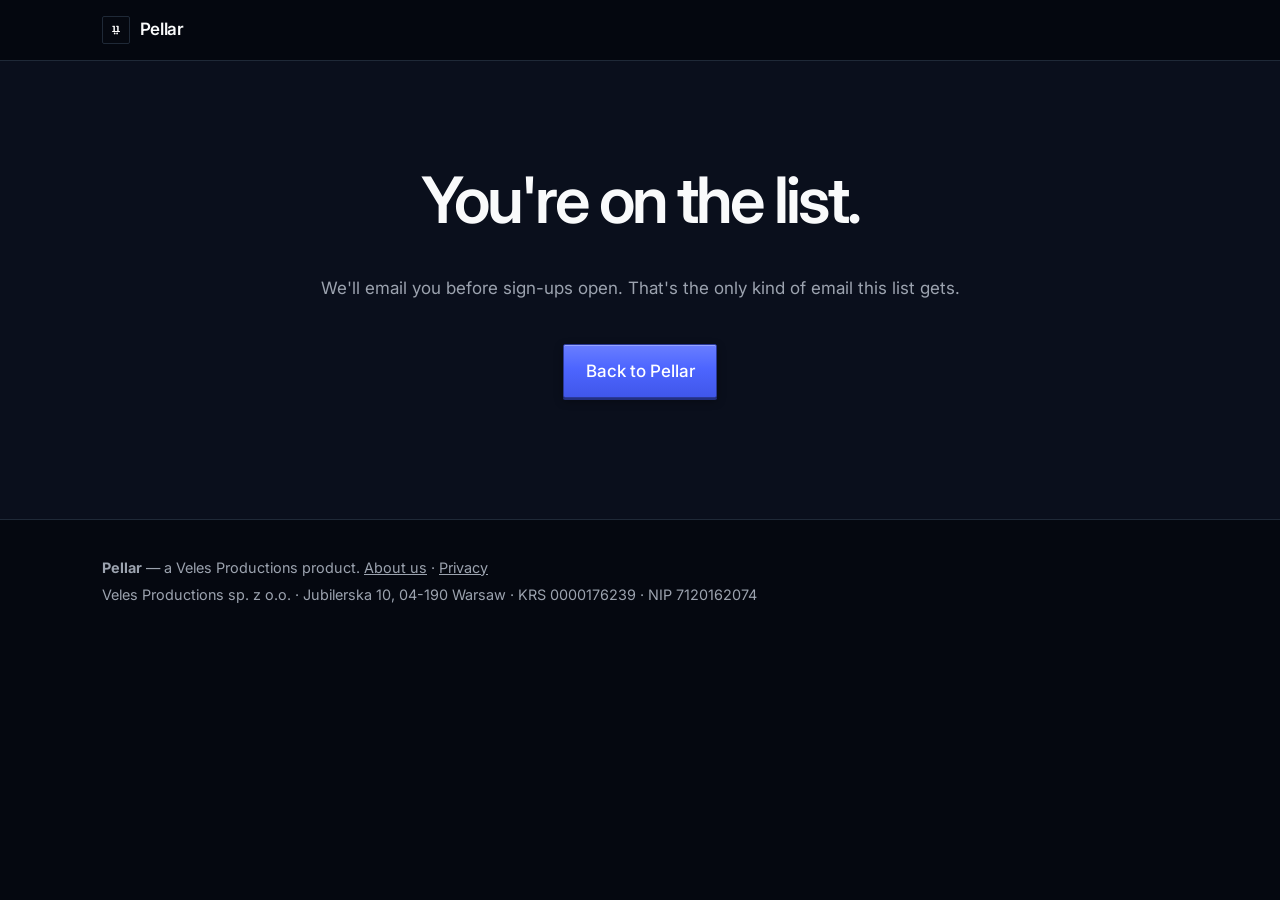
<file: confirmed.html>
<!DOCTYPE html>
<html lang="en" class="dark">
<head>
<meta charset="UTF-8">
<meta name="viewport" content="width=device-width, initial-scale=1">
<title>You're on the list — Pellar</title>
<meta name="description" content="Waitlist confirmation page for Pellar.">
<meta name="robots" content="noindex">
<meta name="theme-color" content="#050810">
<link rel="icon" href="assets/pellar-icon.png">
<link rel="preconnect" href="https://fonts.googleapis.com">
<link rel="preconnect" href="https://fonts.gstatic.com" crossorigin>
<link href="https://fonts.googleapis.com/css2?family=Inter:wght@400;500;600;700&family=JetBrains+Mono:wght@400;600&display=swap" rel="stylesheet">
<link rel="stylesheet" href="styles.css?v=20260810g">
</head>
<body>
<!-- No access gate on this page: people land here from the confirmation
     email, which can outlive the pre-launch password. Nothing confidential
     lives here. -->

<header class="nav" id="nav">
  <div class="wrap nav-in">
    <a class="brand" href="index.html" aria-label="Pellar home">
      <img src="assets/pellar-icon.png" alt="" width="28" height="28">
      <span>Pellar</span>
    </a>
  </div>
</header>

<main id="main">
  <section class="band cta">
    <div class="wrap narrow center" id="state-ok">
      <h1>You're on the list.</h1>
      <p class="sub">We'll email you before sign-ups open. That's the only kind of email this list gets.</p>
      <p><a class="btn btn-primary" href="index.html">Back to Pellar</a></p>
    </div>
    <div class="wrap narrow center" id="state-invalid" hidden>
      <h1>That link didn't work.</h1>
      <p class="sub">Confirmation links last 48 hours, so it has probably expired. Sign up again and we'll send a fresh one.</p>
      <p><a class="btn btn-primary" href="index.html#waitlist">Sign up again</a></p>
    </div>
  </section>
</main>

<footer class="foot">
  <div class="wrap foot-in">
    <div class="foot-brand">
      <p><strong>Pellar</strong> — a Veles Productions product. <a href="about.html">About us</a> · <a href="privacy.html">Privacy</a></p>
      <p class="micro">Veles Productions sp. z o.o. &middot; Jubilerska 10, 04-190 Warsaw &middot; KRS 0000176239 &middot; NIP 7120162074</p>
    </div>
  </div>
</footer>

<script>
(function () {
  if (new URLSearchParams(location.search).get('status') === 'invalid') {
    document.getElementById('state-ok').hidden = true;
    document.getElementById('state-invalid').hidden = false;
  }
})();
</script>
</body>
</html>
</file>
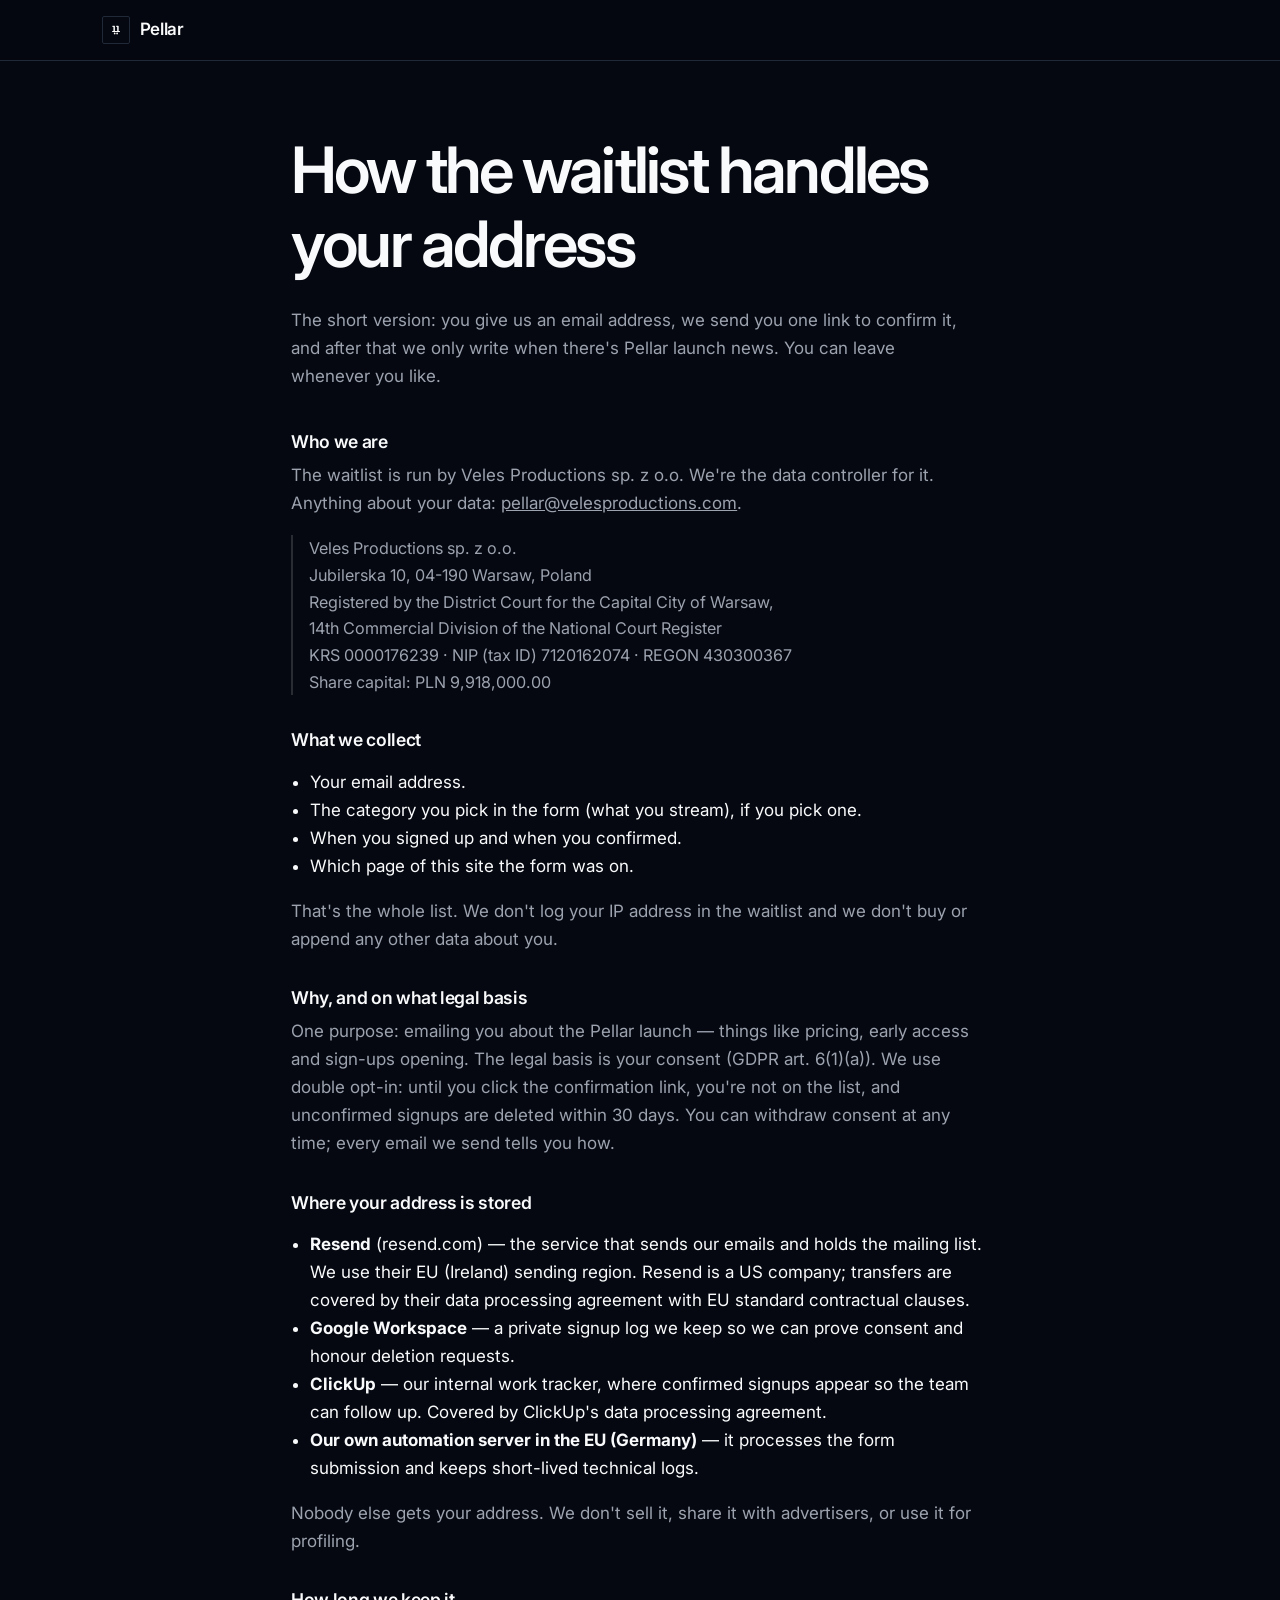
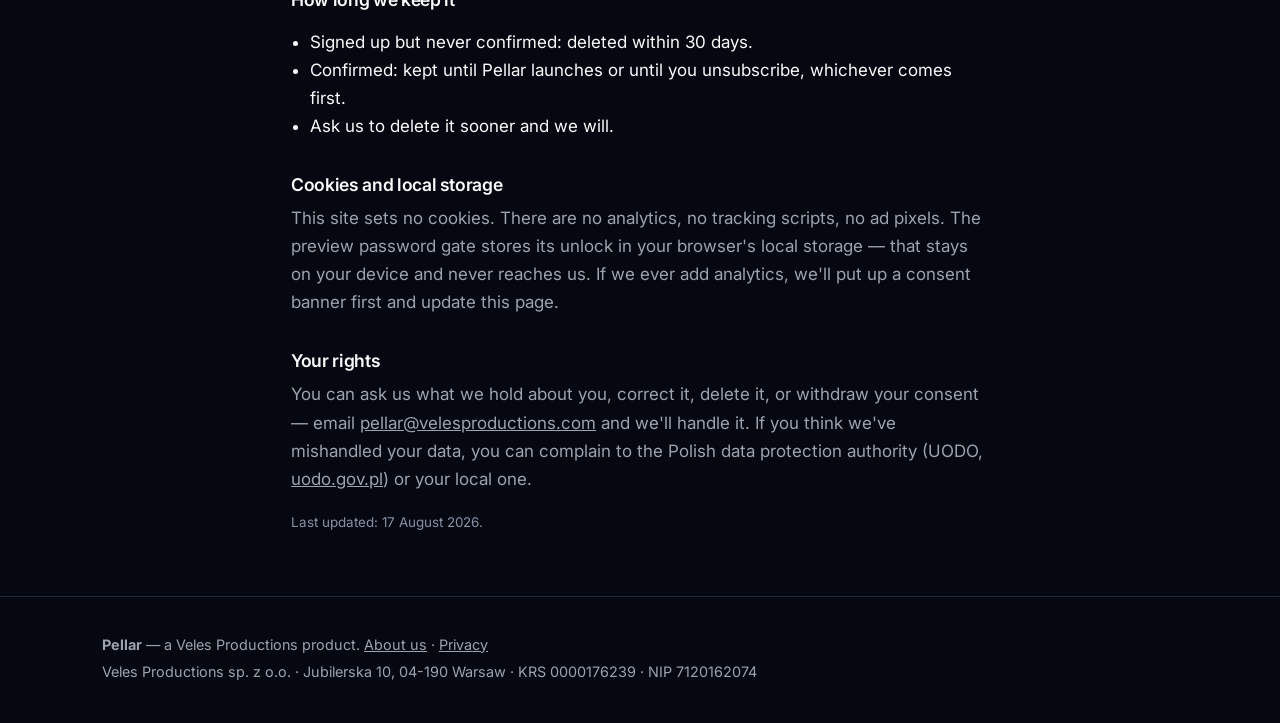
<file: privacy.html>
<!DOCTYPE html>
<html lang="en" class="dark">
<head>
<meta charset="UTF-8">
<meta name="viewport" content="width=device-width, initial-scale=1">
<title>Privacy — Pellar waitlist</title>
<meta name="description" content="How the Pellar waitlist handles your email address.">
<meta name="theme-color" content="#050810">
<link rel="icon" href="assets/pellar-icon.png">
<link rel="preconnect" href="https://fonts.googleapis.com">
<link rel="preconnect" href="https://fonts.gstatic.com" crossorigin>
<link href="https://fonts.googleapis.com/css2?family=Inter:wght@400;500;600;700&family=JetBrains+Mono:wght@400;600&display=swap" rel="stylesheet">
<link rel="stylesheet" href="styles.css?v=20260810g">
<style>
  .legal { max-width: 46rem; margin: 0 auto; padding: 4.5rem 1.2rem 3rem; }
  .legal h1 { margin-bottom: .4em; }
  .legal h2 { font-size: 1.1rem; margin: 2em 0 .5em; }
  .legal p, .legal li { line-height: 1.65; }
  .legal ul { padding-left: 1.2rem; }
  .legal .company-block { border-left: 2px solid rgba(255,255,255,.15); padding-left: 1rem; font-size: .95em; }
</style>
</head>
<body>
<!-- No access gate on this page: the signup form links here, and a privacy
     notice has to be readable before someone hands over their address. -->

<header class="nav" id="nav">
  <div class="wrap nav-in">
    <a class="brand" href="index.html" aria-label="Pellar home">
      <img src="assets/pellar-icon.png" alt="" width="28" height="28">
      <span>Pellar</span>
    </a>
  </div>
</header>

<main id="main">
  <div class="legal">
    <h1>How the waitlist handles your address</h1>
    <p class="sub">The short version: you give us an email address, we send you one link to confirm it,
      and after that we only write when there's Pellar launch news. You can leave whenever you like.</p>

    <h2>Who we are</h2>
    <p>The waitlist is run by Veles Productions sp. z o.o. We're the data controller for it.
      Anything about your data:
      <a href="mailto:pellar@velesproductions.com">pellar@velesproductions.com</a>.</p>
    <p class="company-block">
      Veles Productions sp. z o.o.<br>
      Jubilerska 10, 04-190 Warsaw, Poland<br>
      Registered by the District Court for the Capital City of Warsaw,<br>
      14th Commercial Division of the National Court Register<br>
      KRS 0000176239 · NIP (tax ID) 7120162074 · REGON 430300367<br>
      Share capital: PLN 9,918,000.00
    </p>

    <h2>What we collect</h2>
    <ul>
      <li>Your email address.</li>
      <li>The category you pick in the form (what you stream), if you pick one.</li>
      <li>When you signed up and when you confirmed.</li>
      <li>Which page of this site the form was on.</li>
    </ul>
    <p>That's the whole list. We don't log your IP address in the waitlist and we don't buy or append
      any other data about you.</p>

    <h2>Why, and on what legal basis</h2>
    <p>One purpose: emailing you about the Pellar launch — things like pricing, early access and
      sign-ups opening. The legal basis is your consent (GDPR art. 6(1)(a)). We use double opt-in:
      until you click the confirmation link, you're not on the list, and unconfirmed signups are
      deleted within 30 days. You can withdraw consent at any time; every email we send tells you how.</p>

    <h2>Where your address is stored</h2>
    <ul>
      <li><strong>Resend</strong> (resend.com) — the service that sends our emails and holds the
        mailing list. We use their EU (Ireland) sending region. Resend is a US company; transfers are
        covered by their data processing agreement with EU standard contractual clauses.</li>
      <li><strong>Google Workspace</strong> — a private signup log we keep so we can prove consent
        and honour deletion requests.</li>
      <li><strong>ClickUp</strong> — our internal work tracker, where confirmed signups appear so
        the team can follow up. Covered by ClickUp's data processing agreement.</li>
      <li><strong>Our own automation server in the EU (Germany)</strong> — it processes the form
        submission and keeps short-lived technical logs.</li>
    </ul>
    <p>Nobody else gets your address. We don't sell it, share it with advertisers, or use it for
      profiling.</p>

    <h2>How long we keep it</h2>
    <ul>
      <li>Signed up but never confirmed: deleted within 30 days.</li>
      <li>Confirmed: kept until Pellar launches or until you unsubscribe, whichever comes first.</li>
      <li>Ask us to delete it sooner and we will.</li>
    </ul>

    <h2>Cookies and local storage</h2>
    <p>This site sets no cookies. There are no analytics, no tracking scripts, no ad pixels.
      The preview password gate stores its unlock in your browser's local storage — that stays
      on your device and never reaches us. If we ever add analytics, we'll put up a consent
      banner first and update this page.</p>

    <h2>Your rights</h2>
    <p>You can ask us what we hold about you, correct it, delete it, or withdraw your consent —
      email <a href="mailto:pellar@velesproductions.com">pellar@velesproductions.com</a> and
      we'll handle it. If you think we've mishandled your data, you can complain to the Polish data
      protection authority (UODO, <a href="https://uodo.gov.pl" rel="noopener">uodo.gov.pl</a>) or
      your local one.</p>

    <p class="micro">Last updated: 17 August 2026.</p>
  </div>
</main>

<footer class="foot">
  <div class="wrap foot-in">
    <div class="foot-brand">
      <p><strong>Pellar</strong> — a Veles Productions product. <a href="about.html">About us</a> · <a href="privacy.html">Privacy</a></p>
      <p class="micro">Veles Productions sp. z o.o. · Jubilerska 10, 04-190 Warsaw · KRS 0000176239 · NIP 7120162074</p>
    </div>
  </div>
</footer>
</body>
</html>
</file>
<file: styles.css>
/* ==========================================================================
   Pellar landing page
   Palette, type and radii are lifted from the product itself:
   veles-studio/src/styles/tokens.ts + globals.css. See pellar-app-design.md.
   ========================================================================== */

:root {
  --surface-0: #050810;
  --surface-1: #0a0f1c;
  --surface-2: #111827;
  --surface-3: #1f2937;
  --text-1: #f9fafb;
  --text-2: #9ca3af;
  --text-3: #8792a5;
  --border: #1f2937;
  --blue: #4d65ff;
  --blue-hover: #4057ea;
  --crimson: #dc2626;

  --r-sm: .375rem;
  --r-md: .5rem;
  --r-lg: .75rem;
  --r-display: 2px;

  --sans: 'Inter', ui-sans-serif, system-ui, -apple-system, 'Segoe UI', sans-serif;
  --mono: 'JetBrains Mono', ui-monospace, 'Cascadia Mono', Consolas, monospace;

  --wrap: 1140px;
  --gap: clamp(3.75rem, 8vw, 6.5rem);

  /* Backdrop the on-air graphics sit on. They are transparent PNG/WebP built
     to key over video, so they need their own surface in both themes. */
  --vis-glow: #16213c;
  --vis-base: var(--surface-2);
  --vis-grid: var(--border);
}

/* Light is a dimmed off-white with darkened brand colours — same rule the app uses. */
html.light {
  --surface-0: #eaecf0;
  --surface-1: #f2f3f6;
  --surface-2: #e2e4e9;
  --surface-3: #d4d7dd;
  --text-1: #111827;
  --text-2: #4b5563;
  --text-3: #586174;
  --border: #d1d5db;
  --blue: #3b52e6;
  --blue-hover: #2d42c8;
  --crimson: #b91c1c;

  /* The graphics stay dark in light mode — they are broadcast panels, and
     dropping them onto white would misrepresent how they look on air. */
  --vis-glow: #243357;
  --vis-base: #1b2436;
  --vis-grid: #313d55;
}

*, *::before, *::after { box-sizing: border-box; }
html { -webkit-text-size-adjust: 100%; scroll-behavior: smooth; }
body {
  margin: 0;
  background: var(--surface-0);
  color: var(--text-1);
  font-family: var(--sans);
  font-size: 17px;
  line-height: 1.6;
  -webkit-font-smoothing: antialiased;
}
img, video { max-width: 100%; height: auto; display: block; }
a { color: inherit; }

@media (prefers-reduced-motion: reduce) {
  html { scroll-behavior: auto; }
  *, *::before, *::after { animation-duration: .01ms !important; transition-duration: .01ms !important; }
}

.wrap { width: 100%; max-width: var(--wrap); margin-inline: auto; padding-inline: clamp(1.15rem, 4vw, 2rem); }
.narrow { max-width: 780px; }
.center { text-align: center; }
.sr-only {
  position: absolute; width: 1px; height: 1px; padding: 0; margin: -1px;
  overflow: hidden; clip: rect(0 0 0 0); white-space: nowrap; border: 0;
}
.skip {
  position: absolute; left: -999px; top: 0; z-index: 100;
  background: var(--blue); color: #fff; padding: .7rem 1.1rem; border-radius: 0 0 var(--r-md) 0;
}
.skip:focus { left: 0; }
:focus-visible { outline: 2px solid var(--blue); outline-offset: 3px; border-radius: var(--r-sm); }

/* ── Type ────────────────────────────────────────────────── */
h1, h2, h3 { line-height: 1.15; letter-spacing: -.02em; margin: 0 0 .6em; font-weight: 600; }
h1 { font-size: clamp(2.4rem, 5.4vw, 4rem); letter-spacing: -.045em; }
h2 { font-size: clamp(1.6rem, 3.3vw, 2.4rem); }
h3 { font-size: 1.08rem; font-weight: 600; }
p  { margin: 0 0 1.1em; color: var(--text-2); }
.lede { font-size: clamp(1.03rem, 1.6vw, 1.2rem); color: var(--text-2); max-width: 46ch; }
.sub  { color: var(--text-2); max-width: 62ch; margin-bottom: 2.6rem; }
.center .sub { margin-inline: auto; }
.micro { font-size: .84rem; color: var(--text-3); }
.dim   { color: var(--text-3); }
.mono  { font-family: var(--mono); }
.eyebrow {
  font-family: var(--mono); font-size: .74rem; letter-spacing: .1em; text-transform: uppercase;
  color: var(--text-3); margin-bottom: 1.4rem;
}

/* ── Buttons ─────────────────────────────────────────────────
   Console-key treatment: raised cap, springy lift on hover, physical
   sink + LED underline on press. Ref: moodboard NORMAL/PUSHED/ACTIVE. */
.btn {
  display: inline-flex; align-items: center; justify-content: center; position: relative;
  font: inherit; font-weight: 500; text-decoration: none; cursor: pointer;
  padding: .78rem 1.35rem; border-radius: var(--r-display); border: 1px solid transparent;
  transition: transform .18s cubic-bezier(.34, 1.56, .64, 1),
              box-shadow .18s cubic-bezier(.34, 1.56, .64, 1),
              background-color .16s ease, border-color .16s ease;
  white-space: nowrap;
}
.btn-primary {
  background: linear-gradient(180deg,
    color-mix(in srgb, var(--blue) 84%, #fff) 0%, var(--blue) 45%, var(--blue-hover) 100%);
  color: #fff;
  border-color: color-mix(in srgb, var(--blue-hover) 65%, #000);
  box-shadow: inset 0 1px 0 rgba(255, 255, 255, .3),
              0 2px 0 color-mix(in srgb, var(--blue-hover) 55%, #000),
              0 3px 8px rgba(0, 0, 0, .35);
}
.btn-primary:hover {
  transform: translateY(-2px);
  box-shadow: inset 0 1px 0 rgba(255, 255, 255, .3),
              0 4px 0 color-mix(in srgb, var(--blue-hover) 55%, #000),
              0 9px 18px rgba(0, 0, 0, .4);
}
.btn-primary:active {
  transform: translateY(1px);
  transition-duration: .07s;
  box-shadow: inset 0 2px 5px rgba(0, 0, 0, .35),
              0 0 0 color-mix(in srgb, var(--blue-hover) 55%, #000),
              0 1px 3px rgba(0, 0, 0, .3);
}
/* LED strip under the cap: lights while pressed, pulses after commit */
.btn-primary::after {
  content: ''; position: absolute; left: 16%; right: 16%; bottom: 3px; height: 2px;
  border-radius: 2px; background: #dfe6ff; opacity: 0;
  box-shadow: 0 0 8px 1px rgba(210, 222, 255, .9);
  transition: opacity .22s ease;
}
.btn-primary:active::after, .btn-primary.is-lit::after { opacity: .95; }
.btn-primary:disabled { opacity: .6; cursor: default; transform: none; }
.btn-sm { min-height: 44px; padding: .55rem 1rem; font-size: .92rem; }

/* ── Nav ─────────────────────────────────────────────────── */
.nav {
  position: sticky; top: 0; z-index: 50;
  background: color-mix(in srgb, var(--surface-0) 86%, transparent);
  backdrop-filter: blur(12px);
  border-bottom: 1px solid var(--border);
}
.nav-in { display: flex; align-items: center; gap: 1.5rem; min-height: 3.75rem; }
.brand { min-height: 44px; display: flex; align-items: center; gap: .6rem; font-weight: 600; text-decoration: none; letter-spacing: -.02em; }
.brand img { width: 28px; height: 28px; padding: 4px; object-fit: contain; background: #050810; border: 1px solid #1f2937; border-radius: var(--r-display); }
.nav-links { display: flex; gap: 1.5rem; margin-left: auto; font-size: .92rem; }
.nav-links a { min-height: 32px; display: inline-flex; align-items: center; color: var(--text-2); text-decoration: none; position: relative; }
.nav-links a:hover { color: var(--text-1); }
.nav-links a::after {
  content: ''; position: absolute; left: 0; right: 100%; bottom: 3px; height: 1px;
  background: var(--blue); transition: right .16s ease;
}
.nav-links a:hover::after { right: 0; }
.nav-right { display: flex; align-items: center; gap: .6rem; margin-left: auto; }
.nav-links + .nav-right { margin-left: 0; }
/* Theme toggle as a rotary knob (moodboard: machined dial) */
.theme-btn {
  background: radial-gradient(circle at 35% 30%, var(--surface-3), var(--surface-1) 72%);
  border: 1px solid var(--border); color: var(--text-2);
  width: 44px; height: 44px; border-radius: 50%; cursor: pointer; font-size: .9rem; line-height: 1;
  box-shadow: inset 0 1px 0 rgba(255, 255, 255, .07), 0 2px 0 rgba(0, 0, 0, .35);
  transition: transform .45s cubic-bezier(.34, 1.56, .64, 1), border-color .16s ease, color .16s ease;
}
.theme-btn:hover { color: var(--text-1); border-color: var(--blue); transform: rotate(28deg); }
.theme-btn:active { transform: rotate(140deg) scale(.95); transition-duration: .12s; }

/* ── Hero ────────────────────────────────────────────────── */
.hero { padding: clamp(3.5rem, 7vw, 6rem) 0 clamp(3rem, 5vw, 4.5rem); }
.hero-in { display: grid; grid-template-columns: .9fr 1.1fr; gap: clamp(2.5rem, 6vw, 5rem); align-items: center; }
@media (max-width: 960px) { .hero-in { grid-template-columns: 1fr; } }
.hero-copy h1 { max-width: 11ch; }

.signup { display: flex; flex-wrap: wrap; gap: .6rem; margin: 1.8rem 0 .8rem; max-width: 480px; }
.signup input[type=email], .signup select {
  flex: 1 1 15rem; min-width: 0;
  background: var(--surface-1); color: var(--text-1);
  border: 1px solid var(--border); border-radius: var(--r-md);
  padding: .78rem 1rem; font: inherit; font-size: .97rem;
}
.signup input::placeholder { color: var(--text-3); }
.signup input:focus, .signup select:focus {
  border-color: var(--blue); outline: 2px solid var(--blue); outline-offset: 2px;
  box-shadow: inset 0 1px 3px rgba(0, 0, 0, .3);
}
.signup-msg { flex: 1 0 100%; margin: .3rem 0 0; font-size: .88rem; color: var(--blue); min-height: 1.2em; }
.signup-msg.err { color: #f87171; }
.signup-lg { max-width: 620px; margin-inline: auto; }

.hero-proof {
  display: grid; grid-template-columns: repeat(3, minmax(0, 1fr));
  list-style: none; margin: 2rem 0 0; padding: 1rem 0 0; border-top: 1px solid var(--border);
}
.hero-proof li { padding-right: .8rem; }
.hero-proof strong { display: block; color: var(--text-1); font-family: var(--mono); font-size: .88rem; font-weight: 600; }
.hero-proof span { display: block; color: var(--text-3); font-size: .75rem; line-height: 1.35; margin-top: .25rem; }

/* Stream frame — the product shown where it actually lives */
.hero-vis .frame {
  position: relative; aspect-ratio: 16/9; border-radius: var(--r-display);
  border: 1px solid var(--border); overflow: hidden;
  background: var(--vis-base);
  box-shadow: 12px 12px 0 var(--surface-1);
  display: grid; place-items: center;
}
.hero-vis .frame::after {
  content: ''; position: absolute; inset: 0; pointer-events: none;
  background-image: linear-gradient(var(--vis-grid) 1px, transparent 1px),
                    linear-gradient(90deg, var(--vis-grid) 1px, transparent 1px);
  background-size: 44px 44px; opacity: .16;
}
.frame-bar {
  position: absolute; top: .75rem; left: .85rem; z-index: 3;
  font-family: var(--mono); font-size: .66rem; letter-spacing: .1em;
  color: var(--text-2); display: flex; align-items: center; gap: .4rem;
}
.dot { width: 7px; height: 7px; border-radius: 50%; background: var(--crimson); display: inline-block; }
.dot.live { animation: pulse 2s ease-in-out infinite; }
@keyframes pulse { 0%,100% { opacity: 1 } 50% { opacity: .25 } }
.g-center { position: relative; z-index: 2; width: 74%; transform: translateY(-7%); }
.g-lower  { position: absolute; z-index: 2; left: 5%; bottom: 5%; width: 44%; }
.caption { font-size: .8rem; color: var(--text-3); margin: .9rem 0 0; }

/* Footage backplates behind graphics */
.frame .plate { position: absolute; inset: 0; width: 100%; height: 100%; object-fit: cover; z-index: 0; }
.frame.has-plate::after { display: none; }

/* Full-bleed section media (image or video) with a legibility overlay */
.band-bg { position: relative; overflow: hidden; }
.band-media { position: absolute; inset: 0; }
.band-media img, .band-media video { width: 100%; height: 100%; object-fit: cover; }
.band-media::after { content: ''; position: absolute; inset: 0;
  background: color-mix(in srgb, var(--surface-0) 84%, transparent); }
.band-bg > .wrap { position: relative; }
.band-media-note { margin: 1.4rem 0 0; }

/* ── Compatibility roadmap ───────────────────────────────── */
.compat { border-block: 1px solid var(--border); background: var(--surface-1); padding-block: clamp(2.5rem, 5vw, 4rem); }
.compat-head { display: grid; grid-template-columns: minmax(0, .85fr) minmax(18rem, 1fr); gap: 2rem; align-items: end; margin-bottom: 1.8rem; }
.compat-head .eyebrow { margin-bottom: .7rem; }
.compat-head h2 { margin: 0; }
.compat-head > p { margin: 0; max-width: 56ch; font-size: .94rem; }
.compat-grid {
  display: grid; grid-template-columns: repeat(3, minmax(0, 1fr));
  list-style: none; margin: 0; padding: 0; border-top: 1px solid var(--border); border-left: 1px solid var(--border);
}
.compat-app {
  min-width: 0; display: flex; align-items: center; gap: .9rem; padding: 1rem;
  border-right: 1px solid var(--border); border-bottom: 1px solid var(--border);
}
.compat-app img { width: 30px; height: 30px; flex: 0 0 30px; object-fit: contain; }
.compat-app > span:last-child { min-width: 0; }
.compat-app strong { display: block; color: var(--text-1); font-size: .9rem; line-height: 1.25; }
.compat-app small { display: block; color: var(--text-3); font-family: var(--mono); font-size: .7rem; line-height: 1.35; margin-top: .22rem; text-transform: uppercase; letter-spacing: .04em; }
.compat-app.muted { opacity: .66; }
.compat-wordmark {
  width: 42px; height: 30px; flex: 0 0 42px; display: grid; place-items: center;
  color: var(--text-1); font-weight: 700; font-style: italic; letter-spacing: -.08em; font-size: .98rem;
  border: 1px solid var(--text-3); border-radius: 50%;
}
.compat-note { max-width: 100ch; margin: 1rem 0 0; color: var(--text-3); font-size: .74rem; line-height: 1.55; }

/* ── Bands ───────────────────────────────────────────────── */
.band { padding-block: var(--gap); }
.band + .band { border-top: 1px solid var(--border); }
.statement { font-size: clamp(1.35rem, 2.9vw, 2.05rem); font-weight: 500; letter-spacing: -.02em; line-height: 1.32; margin: 0; }

/* Steps */
.steps { list-style: none; margin: 0; padding: 0; display: grid; grid-template-columns: repeat(3, 1fr); gap: 2rem; }
@media (max-width: 860px) { .steps { grid-template-columns: 1fr; gap: 2.2rem; } }
.steps li { border-top: 2px solid var(--border); padding-top: 1.15rem; }
.steps .num { font-family: var(--mono); font-size: .78rem; color: var(--blue); display: block; margin-bottom: .7rem; }
.steps p { margin: 0; font-size: .96rem; }

/* Graphics grid */
.grid { display: grid; grid-template-columns: repeat(12, minmax(0, 1fr)); gap: 1.2rem; }
.card:nth-child(1), .card:nth-child(4), .card:nth-child(5) { grid-column: span 7; }
.card:nth-child(2), .card:nth-child(3), .card:nth-child(6) { grid-column: span 5; }
.card {
  margin: 0; border: 1px solid var(--border); border-radius: var(--r-display);
  background: var(--surface-1); overflow: hidden;
  transition: border-color .2s ease,
              transform .22s cubic-bezier(.34, 1.56, .64, 1),
              box-shadow .22s cubic-bezier(.34, 1.56, .64, 1);
  display: flex; flex-direction: column;
}
.card:hover { border-color: var(--surface-3); transform: translateY(-3px); box-shadow: 0 10px 22px rgba(0, 0, 0, .32); }
/* Fixed ratio so a wide strip and a tall table still make an even grid. */
.card-vis {
  display: grid; place-items: center; padding: 1.5rem; min-height: 300px;
  background: var(--vis-base); position: relative; overflow: hidden;
}
.card-vis img { width: auto; height: auto; max-width: 100%; max-height: 100%; object-fit: contain; }
.card-vis .plate { position: absolute; inset: 0; width: 100%; height: 100%; max-height: none; object-fit: cover; z-index: 0; }
.card-vis.has-plate::after { content: ''; position: absolute; inset: 0; z-index: 0;
  background: linear-gradient(180deg, rgba(5, 8, 16, .2), rgba(5, 8, 16, .5)); }
.card-vis > img:not(.plate) { position: relative; z-index: 1; }
.card figcaption {
  padding: 1.15rem 1.3rem 1.35rem; font-size: .93rem; color: var(--text-2);
  border-top: 1px solid var(--border); flex: 1;
}
.card figcaption strong { display: block; color: var(--text-1); font-weight: 600; margin: .35rem 0 .3rem; }
.tag {
  display: inline-block; font-family: var(--mono); font-size: .75rem; letter-spacing: .09em;
  text-transform: uppercase; color: var(--text-3);
}
.tag-accent { color: var(--blue); margin-bottom: 1rem; }

/* Voice + interface story */
.voice .big, .interface .big { font-size: clamp(1.1rem, 2.1vw, 1.4rem); color: var(--text-1); line-height: 1.45; max-width: 44ch; }

/* Hourglass glow: the page runs dark, brightens around the voice
   interface, then returns to dark. */
.voice { position: relative; overflow: hidden; }
.voice::before {
  content: ''; position: absolute; inset: 0; pointer-events: none;
  background:
    radial-gradient(62% 50% at 50% -16%, color-mix(in srgb, var(--blue) 36%, transparent), transparent 70%),
    radial-gradient(62% 50% at 50% 116%, color-mix(in srgb, var(--blue) 24%, transparent), transparent 70%);
}
.voice > .wrap { position: relative; }
.voice-in { display: grid; grid-template-columns: minmax(0, 1.1fr) minmax(0, .9fr); gap: clamp(2rem, 5vw, 4.5rem); align-items: center; }
.voice-orb { width: 100%; max-width: 400px; height: auto; justify-self: center; mix-blend-mode: screen;
  -webkit-mask-image: radial-gradient(72% 72% at 50% 52%, #000 52%, transparent 97%);
  mask-image: radial-gradient(72% 72% at 50% 52%, #000 52%, transparent 97%); }
html.light .voice-orb { mix-blend-mode: normal; border-radius: var(--r-lg);
  -webkit-mask-image: none; mask-image: none; }
@media (max-width: 860px) {
  .voice-in { grid-template-columns: 1fr; }
  .voice-orb { max-width: 280px; }
}

/* Feature icons */
.ico { width: 26px; height: 26px; color: var(--blue); display: block; margin-bottom: .9rem; }
.steps .ico { margin-top: .1rem; }

/* Scroll-scrub stage: the studio lights come on as you scroll */
.band-scrub { min-height: 56vh; display: flex; align-items: center; }
.vquote {
  margin: 2.2rem 0 0; padding: 1.15rem 1.4rem;
  border-left: 2px solid var(--blue); background: var(--surface-1);
  border-radius: 0 var(--r-md) var(--r-md) 0;
}
.vquote .mono { font-size: 1.02rem; color: var(--text-1); }

/* Proof */
.proof-hero { border: 1px solid var(--border); border-radius: var(--r-display); overflow: hidden; background: #000; }
.proof-hero img, .proof-hero video { width: 100%; display: block; }
.frame-video video { position: absolute; inset: 0; width: 100%; height: 100%; object-fit: cover; z-index: 2; }
.proof-grid { display: grid; grid-template-columns: repeat(4, 1fr); gap: 1rem; margin-top: 1rem; }
@media (max-width: 860px) { .proof-grid { grid-template-columns: repeat(2, 1fr); } }
.proof-grid figure { margin: 0; border: 1px solid var(--border); border-radius: var(--r-display); overflow: hidden; background: var(--surface-1); }
.proof-grid img { width: 100%; aspect-ratio: 16/9; object-fit: cover; }
.proof-grid figcaption { padding: .7rem .85rem; font-size: .8rem; color: var(--text-3); }
.proof .micro.center { margin-top: 2.2rem; }

/* Early access */
.early-grid { display: grid; grid-template-columns: repeat(3, minmax(0, 1fr)); border-top: 1px solid var(--border); }
.early-grid > div { padding: 1.35rem 2rem 0 0; }
.early-grid .num { display: block; margin-bottom: 1.5rem; color: var(--blue); font-family: var(--mono); font-size: .76rem; }
.early-grid h3 { max-width: 18ch; }
.early-grid p { max-width: 30ch; margin: 0; font-size: .94rem; }

/* Questions */
details { border-bottom: 1px solid var(--border); }
details summary {
  cursor: pointer; padding: 1.1rem 2rem 1.1rem 0; position: relative;
  font-weight: 500; color: var(--text-1); list-style: none;
  transition: transform .12s ease;
}
details summary:active { transform: translateY(1px); }
details summary::-webkit-details-marker { display: none; }
details summary::after {
  content: '+'; position: absolute; right: .25rem; top: 50%; transform: translateY(-50%);
  font-family: var(--mono); color: var(--text-3);
}
details[open] summary::after { content: '–'; color: var(--blue); }
details p { margin: 0 0 1.2rem; font-size: .96rem; max-width: 68ch; }

/* CTA + footer */
.cta { background: var(--surface-1); }
.foot { border-top: 1px solid var(--border); padding-block: 2.2rem; }
.foot-in { display: flex; flex-wrap: wrap; gap: 1.4rem 3rem; align-items: flex-start; justify-content: space-between; }
.foot-in p { margin: 0 0 .3rem; font-size: .9rem; color: var(--text-2); }
.foot-brand a { color: var(--text-2); }
.foot-brand a:hover { color: var(--text-1); }
.foot-nvidia { display: flex; align-items: center; gap: .9rem; }
.foot-nvidia img { width: auto; height: 48px; flex: 0 0 auto; }
.foot-nvidia .micro { margin: 0; max-width: 24ch; }
.foot-legal { flex: 1 0 100%; margin: .4rem 0 0; font-size: .72rem; }

/* ── Mixer fader (drives the graphics carousel on small screens) ── */
.fader-wrap { display: none; }
@media (max-width: 860px) {
  .fader-wrap { display: flex; align-items: center; gap: .8rem; margin-top: .4rem; }
  .fader-label {
    font-family: var(--mono); font-size: .62rem; letter-spacing: .14em;
    text-transform: uppercase; color: var(--text-3);
  }
  input.fader {
    -webkit-appearance: none; appearance: none; flex: 1; height: 30px;
    background: transparent; cursor: pointer; margin: 0; min-width: 0;
  }
  input.fader::-webkit-slider-runnable-track {
    height: 6px; border-radius: 3px; background: var(--surface-1);
    border: 1px solid var(--border); box-shadow: inset 0 1px 3px rgba(0, 0, 0, .5);
  }
  input.fader::-webkit-slider-thumb {
    -webkit-appearance: none; width: 34px; height: 20px; margin-top: -8px; border-radius: 3px;
    background: repeating-linear-gradient(90deg,
      var(--surface-3) 0 4px, var(--surface-2) 4px 8px);
    border: 1px solid var(--border);
    box-shadow: 0 2px 4px rgba(0, 0, 0, .5), inset 0 1px 0 rgba(255, 255, 255, .08);
  }
  input.fader::-moz-range-track {
    height: 6px; border-radius: 3px; background: var(--surface-1);
    border: 1px solid var(--border); box-shadow: inset 0 1px 3px rgba(0, 0, 0, .5);
  }
  input.fader::-moz-range-thumb {
    width: 34px; height: 20px; border-radius: 3px;
    background: repeating-linear-gradient(90deg,
      var(--surface-3) 0 4px, var(--surface-2) 4px 8px);
    border: 1px solid var(--border);
    box-shadow: 0 2px 4px rgba(0, 0, 0, .5), inset 0 1px 0 rgba(255, 255, 255, .08);
  }
  input.fader:focus-visible { outline: 2px solid var(--blue); outline-offset: 3px; border-radius: 4px; }
}

/* About page */
.sphere-grid { display: grid; grid-template-columns: repeat(2, minmax(0, 1fr)); gap: 2rem; list-style: none; margin: 0; padding: 0; }
.sphere-grid li { border-top: 2px solid var(--border); padding-top: 1.15rem; }
.sphere-grid img { width: 100%; aspect-ratio: 16/9; object-fit: cover; display: block; border: 1px solid var(--border); border-radius: var(--r-display); margin-bottom: .95rem; }
.sphere-grid h3 { margin-bottom: .4rem; }
.sphere-grid p { margin: 0; font-size: .96rem; }
@media (max-width: 700px) { .sphere-grid { grid-template-columns: 1fr; } }

@media (max-width: 860px) {
  .nav-in { flex-wrap: wrap; gap: .35rem .8rem; padding-block: .35rem; }
  .brand { margin-right: auto; }
  .nav-right { margin-left: 0; }
  .nav-links {
    order: 3; width: 100%; margin: 0; padding: .1rem 0 .35rem;
    overflow-x: auto; gap: 1.15rem; white-space: nowrap; scrollbar-width: none;
  }
  .nav-links::-webkit-scrollbar { display: none; }
  .compat-head { grid-template-columns: 1fr; gap: .6rem; }
  .compat-grid { grid-template-columns: repeat(2, minmax(0, 1fr)); }
  .grid {
    display: flex; overflow-x: auto; gap: .9rem; padding-bottom: .75rem;
    scroll-snap-type: x mandatory; overscroll-behavior-inline: contain; scrollbar-width: none;
  }
  .grid::-webkit-scrollbar { display: none; }
  .card:nth-child(n) { grid-column: auto; flex: 0 0 86%; scroll-snap-align: start; }
  .card-vis { min-height: 0; aspect-ratio: 16/10; }
  .early-grid { grid-template-columns: 1fr; }
  .early-grid > div { padding-top: 1.25rem; padding-bottom: 1.25rem; border-bottom: 1px solid var(--border); }
  .early-grid .num { margin-bottom: .8rem; }
}

@media (max-width: 560px) {
  .hero-proof { grid-template-columns: 1fr; gap: .8rem; }
  .hero-proof li { display: grid; grid-template-columns: 4rem 1fr; gap: .7rem; align-items: baseline; }
  .compat-grid { grid-template-columns: 1fr; }
  .compat-note { font-size: .7rem; }
  .nav-right .btn { padding-inline: .72rem; font-size: .78rem; }
}
</file>
